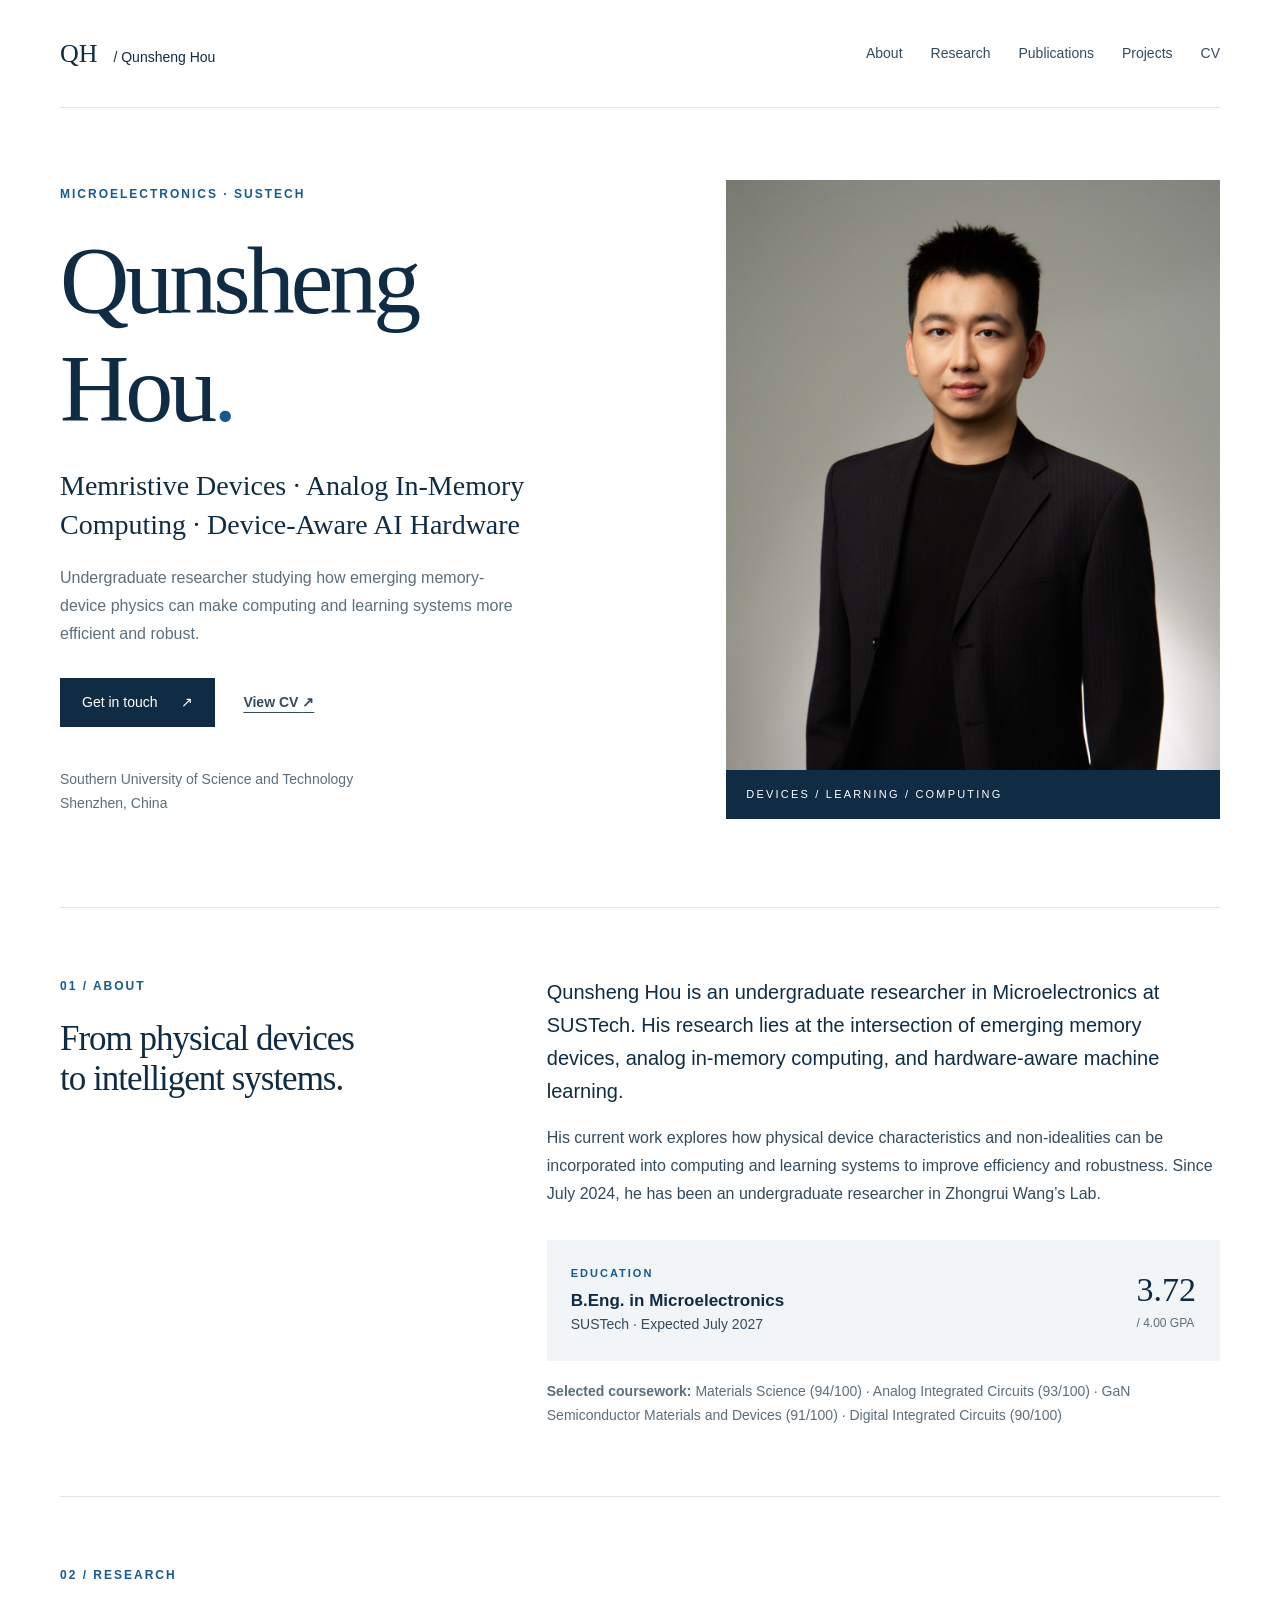
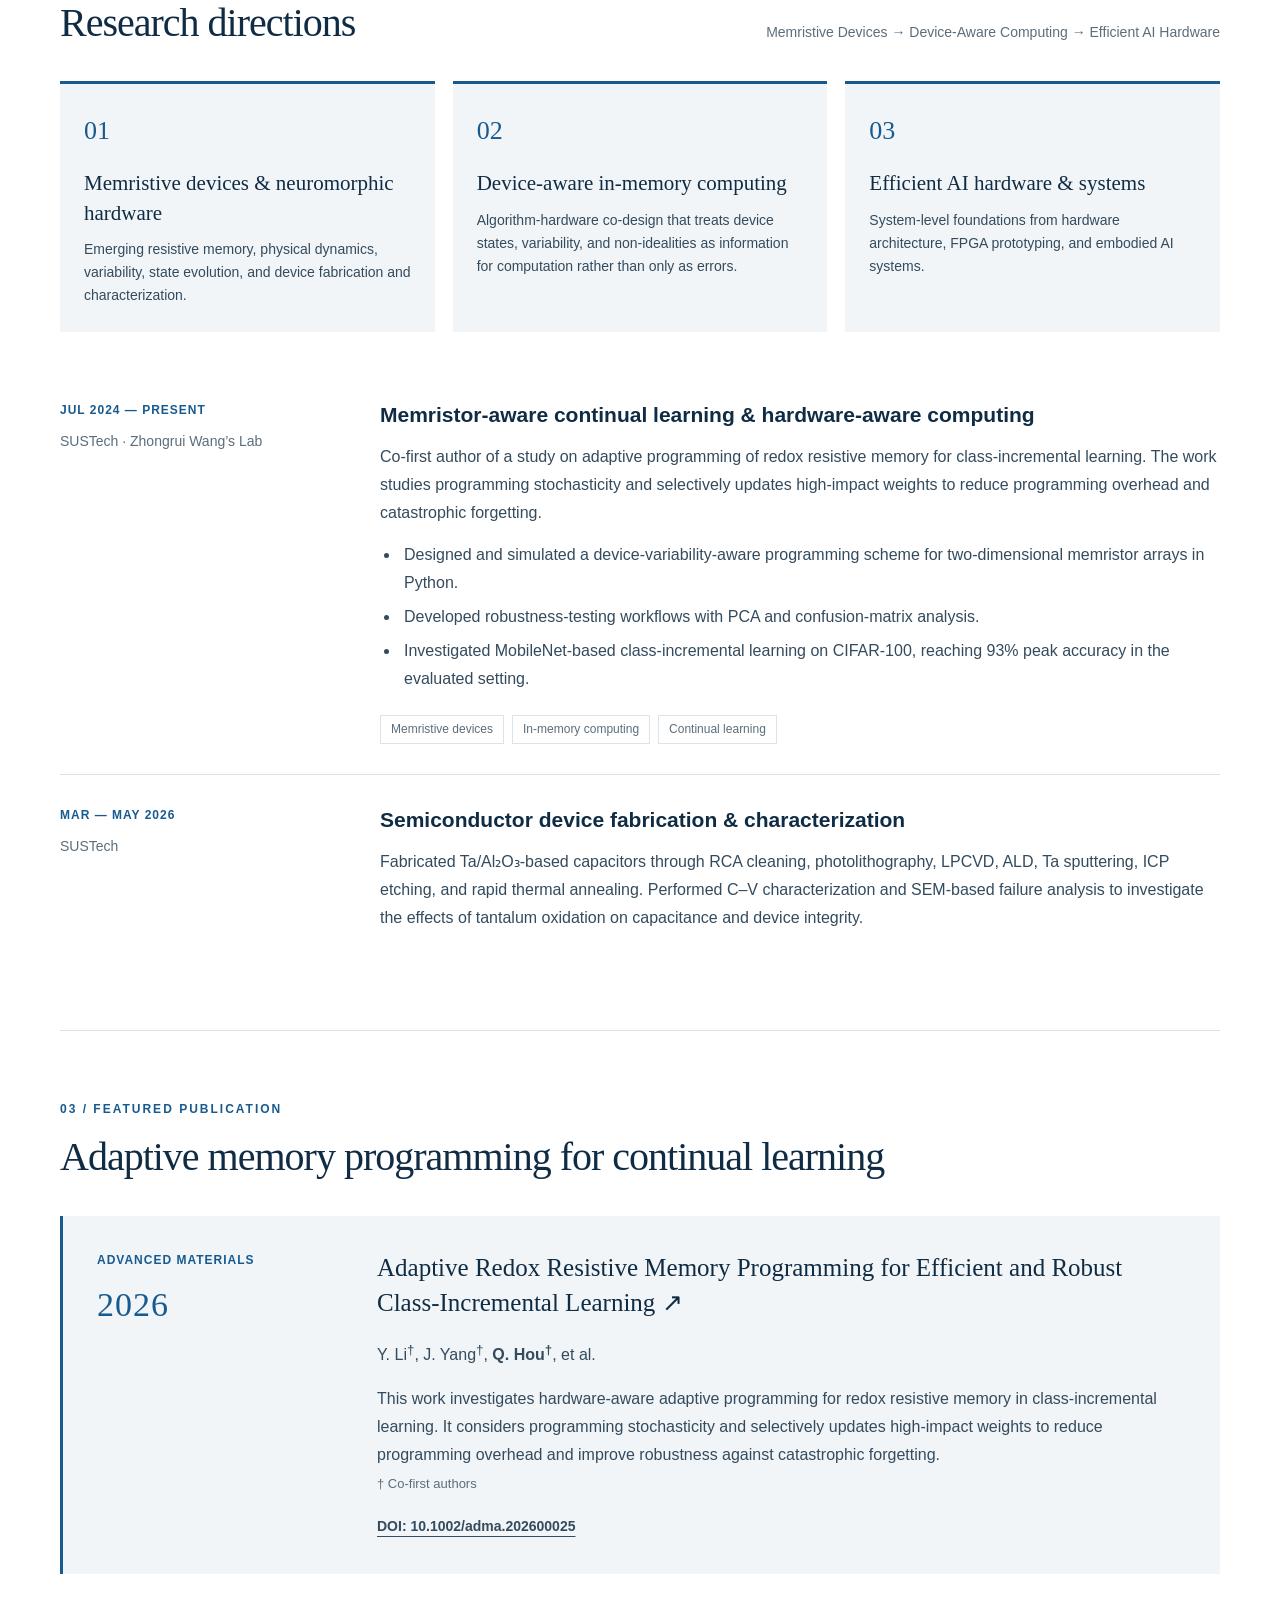
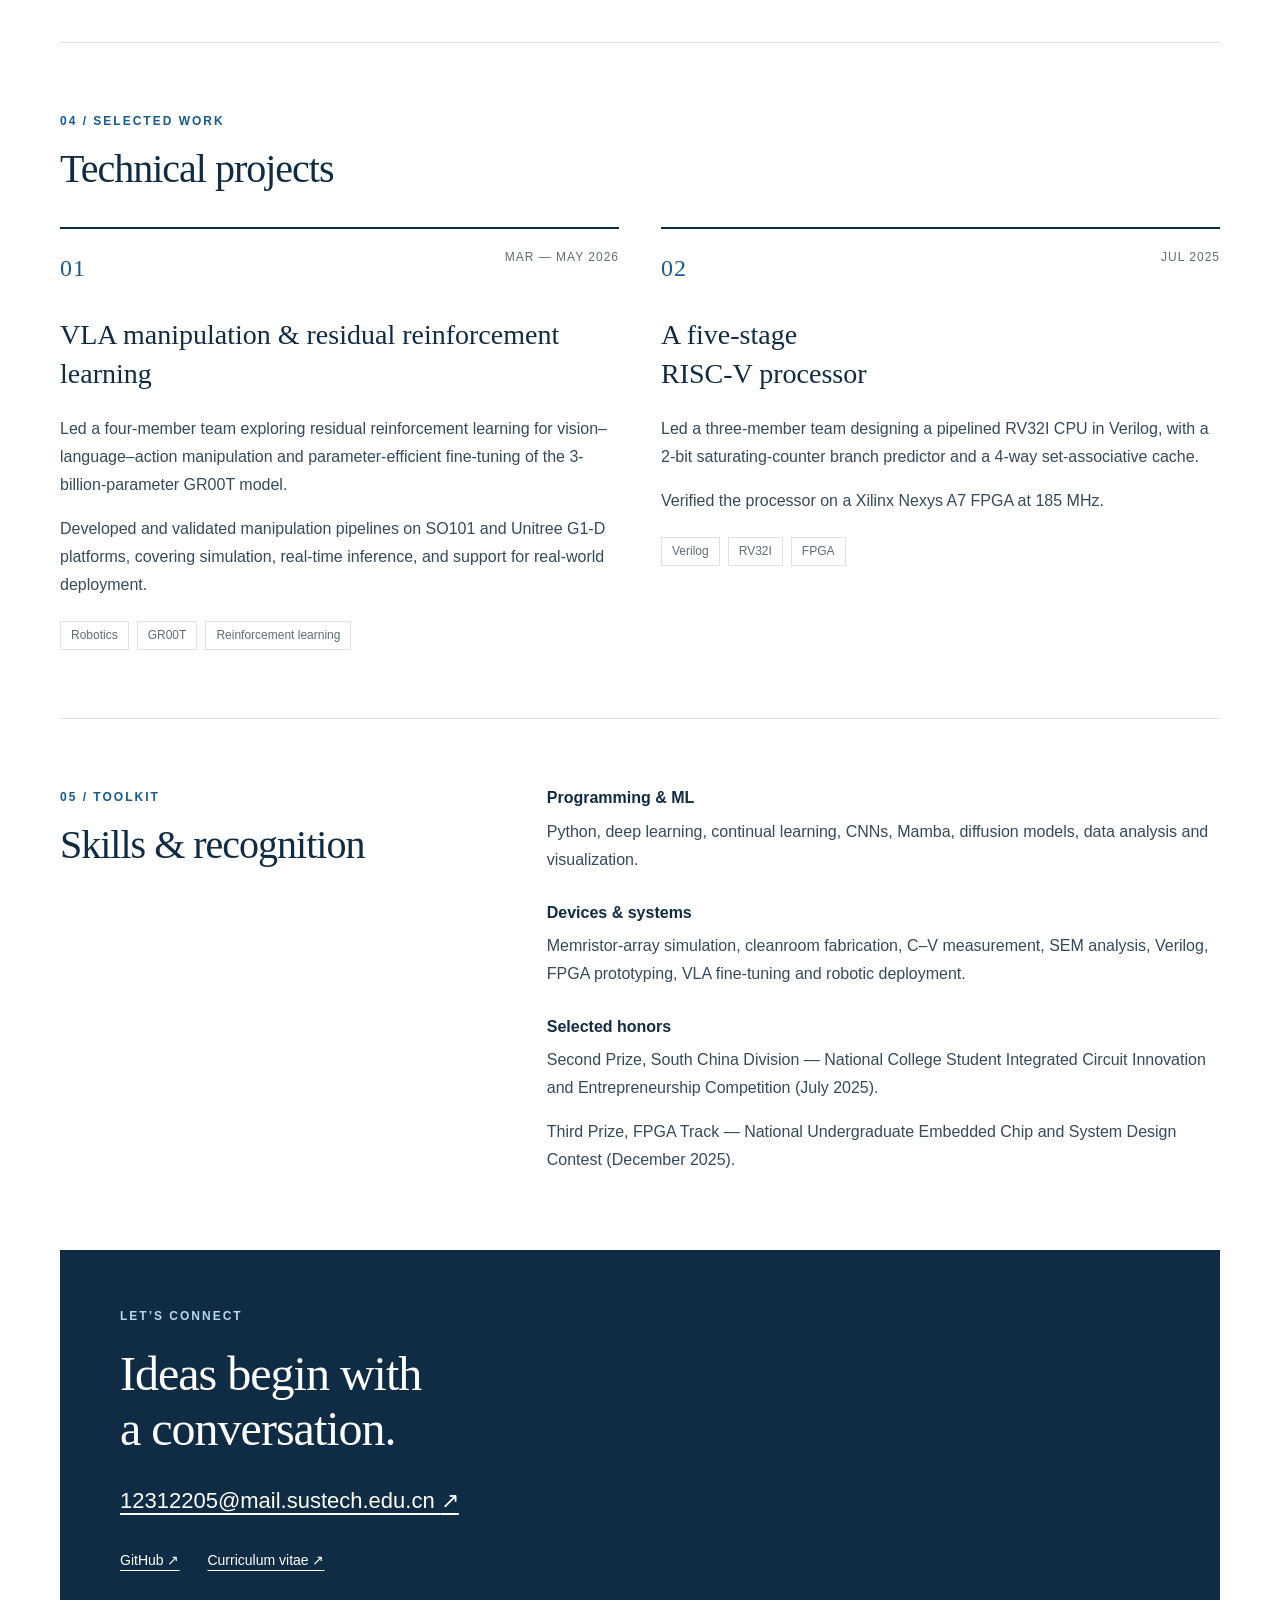
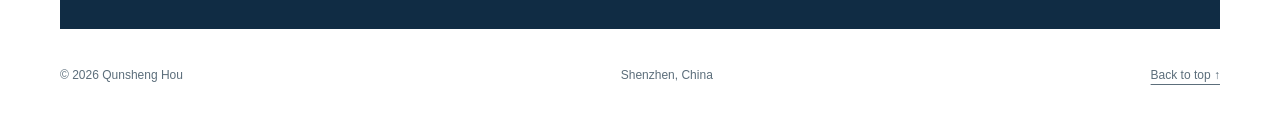
<file: index.html>
<!doctype html>
<html lang="en">
<head>
  <meta charset="utf-8">
  <meta name="viewport" content="width=device-width, initial-scale=1">
  <meta name="description" content="Qunsheng Hou — Microelectronics undergraduate at SUSTech. Research in memristive devices, neuromorphic hardware, and device-aware continual learning.">
  <meta name="theme-color" content="#102c44">
  <title>Qunsheng Hou | Memristive Devices & Neuromorphic Computing</title>
  <link rel="icon" href="data:image/svg+xml,%3Csvg xmlns='http://www.w3.org/2000/svg' viewBox='0 0 64 64'%3E%3Crect width='64' height='64' rx='12' fill='%23102c44'/%3E%3Ctext x='32' y='43' text-anchor='middle' font-family='Georgia' font-size='34' fill='white'%3EQ%3C/text%3E%3C/svg%3E">
  <link rel="stylesheet" href="styles.css">
</head>
<body>
  <a class="skip" href="#main">Skip to content</a>
  <header class="header"><a class="wordmark" href="#">QH<span> / Qunsheng Hou</span></a><nav aria-label="Main navigation"><a href="#about">About</a><a href="#research">Research</a><a href="#publications">Publications</a><a href="#projects">Projects</a><a href="cv.html">CV</a></nav></header>
  <main id="main">
    <section class="hero" aria-labelledby="name">
      <div class="intro"><p class="eyebrow">MICROELECTRONICS · SUSTECH</p><h1 id="name">Qunsheng<br>Hou<span class="name-period">.</span></h1><p class="hero-summary">Memristive Devices · Analog In-Memory Computing · Device-Aware AI Hardware</p><p class="intro-detail">Undergraduate researcher studying how emerging memory-device physics can make computing and learning systems more efficient and robust.</p><div class="actions"><a class="button" href="mailto:12312205@mail.sustech.edu.cn">Get in touch <span aria-hidden="true">↗</span></a><a class="text-link" href="cv.html">View CV <span aria-hidden="true">↗</span></a></div><div class="location">Southern University of Science and Technology<br>Shenzhen, China</div></div>
      <figure class="portrait"><img src="assets/portrait.jpg" alt="Portrait of Qunsheng Hou" width="3840" height="5760" fetchpriority="high"><figcaption>DEVICES / LEARNING / COMPUTING</figcaption></figure>
    </section>
    <section id="about" class="section about"><div class="section-label"><span>01 / ABOUT</span><h2>From physical devices<br>to intelligent systems.</h2></div><div><p class="lead">Qunsheng Hou is an undergraduate researcher in Microelectronics at SUSTech. His research lies at the intersection of emerging memory devices, analog in-memory computing, and hardware-aware machine learning.</p><p>His current work explores how physical device characteristics and non-idealities can be incorporated into computing and learning systems to improve efficiency and robustness. Since July 2024, he has been an undergraduate researcher in Zhongrui Wang’s Lab.</p><div class="education"><div><span class="small-label">EDUCATION</span><h3>B.Eng. in Microelectronics</h3><p>SUSTech · Expected July 2027</p></div><div class="gpa">3.72<span>/ 4.00 GPA</span></div></div><p class="coursework"><strong>Selected coursework:</strong> Materials Science (94/100) · Analog Integrated Circuits (93/100) · GaN Semiconductor Materials and Devices (91/100) · Digital Integrated Circuits (90/100)</p></div></section>
    <section id="research" class="section"><div class="section-heading"><div><span class="eyebrow">02 / RESEARCH</span><h2>Research directions</h2></div><p>Memristive Devices → Device-Aware Computing → Efficient AI Hardware</p></div><div class="research-themes"><article><span>01</span><h3>Memristive devices & neuromorphic hardware</h3><p>Emerging resistive memory, physical dynamics, variability, state evolution, and device fabrication and characterization.</p></article><article><span>02</span><h3>Device-aware in-memory computing</h3><p>Algorithm-hardware co-design that treats device states, variability, and non-idealities as information for computation rather than only as errors.</p></article><article><span>03</span><h3>Efficient AI hardware & systems</h3><p>System-level foundations from hardware architecture, FPGA prototyping, and embodied AI systems.</p></article></div><article class="experience"><div class="date">JUL 2024 — PRESENT<span>SUSTech · Zhongrui Wang’s Lab</span></div><div><h3>Memristor-aware continual learning & hardware-aware computing</h3><p>Co-first author of a study on adaptive programming of redox resistive memory for class-incremental learning. The work studies programming stochasticity and selectively updates high-impact weights to reduce programming overhead and catastrophic forgetting.</p><ul><li>Designed and simulated a device-variability-aware programming scheme for two-dimensional memristor arrays in Python.</li><li>Developed robustness-testing workflows with PCA and confusion-matrix analysis.</li><li>Investigated MobileNet-based class-incremental learning on CIFAR-100, reaching 93% peak accuracy in the evaluated setting.</li></ul><div class="tags"><span>Memristive devices</span><span>In-memory computing</span><span>Continual learning</span></div></div></article><article class="experience"><div class="date">MAR — MAY 2026<span>SUSTech</span></div><div><h3>Semiconductor device fabrication & characterization</h3><p>Fabricated Ta/Al₂O₃-based capacitors through RCA cleaning, photolithography, LPCVD, ALD, Ta sputtering, ICP etching, and rapid thermal annealing. Performed C–V characterization and SEM-based failure analysis to investigate the effects of tantalum oxidation on capacitance and device integrity.</p></div></article></section>
    <section id="publications" class="section publications"><div class="section-heading"><div><span class="eyebrow">03 / FEATURED PUBLICATION</span><h2>Adaptive memory programming for continual learning</h2></div></div><article class="publication"><div class="journal">ADVANCED MATERIALS<span>2026</span></div><div><h3><a href="https://doi.org/10.1002/adma.202600025" target="_blank" rel="noopener">Adaptive Redox Resistive Memory Programming for Efficient and Robust Class-Incremental Learning <span aria-hidden="true">↗</span></a></h3><p>Y. Li<sup>†</sup>, J. Yang<sup>†</sup>, <strong>Q. Hou<sup>†</sup></strong>, et al.</p><p>This work investigates hardware-aware adaptive programming for redox resistive memory in class-incremental learning. It considers programming stochasticity and selectively updates high-impact weights to reduce programming overhead and improve robustness against catastrophic forgetting.</p><p class="publication-note">† Co-first authors</p><a class="text-link" href="https://doi.org/10.1002/adma.202600025" target="_blank" rel="noopener">DOI: 10.1002/adma.202600025</a></div></article></section>
    <section id="projects" class="section"><div class="section-heading"><div><span class="eyebrow">04 / SELECTED WORK</span><h2>Technical projects</h2></div></div><div class="projects"><article class="project"><div class="project-top"><span>01</span><span>MAR — MAY 2026</span></div><h3>VLA manipulation & residual reinforcement learning</h3><p>Led a four-member team exploring residual reinforcement learning for vision–language–action manipulation and parameter-efficient fine-tuning of the 3-billion-parameter GR00T model.</p><p>Developed and validated manipulation pipelines on SO101 and Unitree G1-D platforms, covering simulation, real-time inference, and support for real-world deployment.</p><div class="tags"><span>Robotics</span><span>GR00T</span><span>Reinforcement learning</span></div></article><article class="project"><div class="project-top"><span>02</span><span>JUL 2025</span></div><h3>A five-stage<br>RISC-V processor</h3><p>Led a three-member team designing a pipelined RV32I CPU in Verilog, with a 2-bit saturating-counter branch predictor and a 4-way set-associative cache.</p><p>Verified the processor on a Xilinx Nexys A7 FPGA at 185 MHz.</p><div class="tags"><span>Verilog</span><span>RV32I</span><span>FPGA</span></div></article></div></section>
    <section class="section skills"><div><span class="eyebrow">05 / TOOLKIT</span><h2>Skills & recognition</h2></div><div><div class="skill-row"><h3>Programming & ML</h3><p>Python, deep learning, continual learning, CNNs, Mamba, diffusion models, data analysis and visualization.</p></div><div class="skill-row"><h3>Devices & systems</h3><p>Memristor-array simulation, cleanroom fabrication, C–V measurement, SEM analysis, Verilog, FPGA prototyping, VLA fine-tuning and robotic deployment.</p></div><div class="skill-row"><h3>Selected honors</h3><p>Second Prize, South China Division — National College Student Integrated Circuit Innovation and Entrepreneurship Competition (July 2025).</p><p>Third Prize, FPGA Track — National Undergraduate Embedded Chip and System Design Contest (December 2025).</p></div></div></section>
    <section id="contact" class="contact"><span class="eyebrow">LET’S CONNECT</span><h2>Ideas begin with<br>a conversation.</h2><a class="email" href="mailto:12312205@mail.sustech.edu.cn">12312205@mail.sustech.edu.cn <span aria-hidden="true">↗</span></a><div class="contact-links"><a href="https://github.com/HarissH723" target="_blank" rel="noopener">GitHub ↗</a><a href="cv.html">Curriculum vitae ↗</a></div></section>
  </main>
  <footer><span>© 2026 Qunsheng Hou</span><span>Shenzhen, China</span><a href="#">Back to top ↑</a></footer>
</body>
</html>
</file>
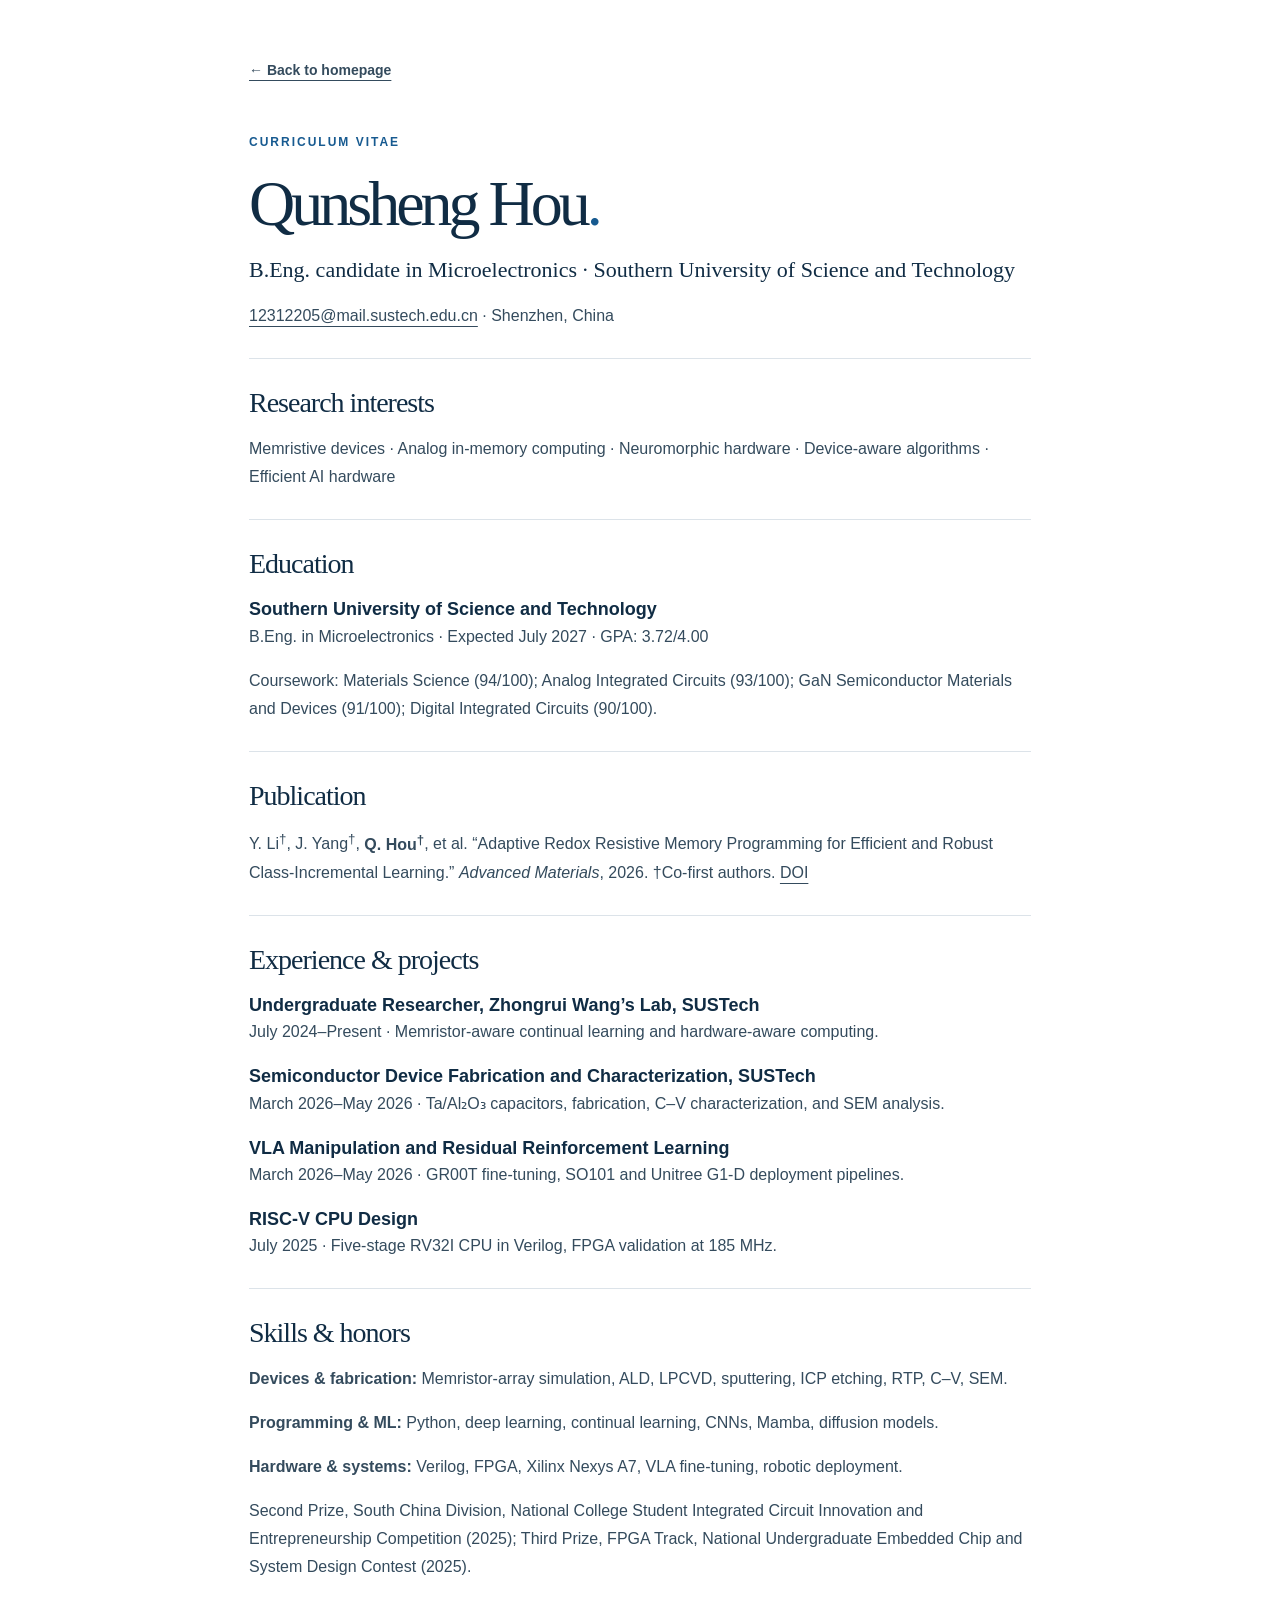
<file: cv.html>
<!doctype html>
<html lang="en"><head><meta charset="utf-8"><meta name="viewport" content="width=device-width,initial-scale=1"><meta name="description" content="Academic CV of Qunsheng Hou, undergraduate researcher in Microelectronics at SUSTech."><title>CV | Qunsheng Hou</title><link rel="stylesheet" href="styles.css"></head><body><main class="cv-page"><a class="text-link" href="index.html">← Back to homepage</a><p class="eyebrow">CURRICULUM VITAE</p><h1>Qunsheng Hou<span class="name-period">.</span></h1><p class="cv-lead">B.Eng. candidate in Microelectronics · Southern University of Science and Technology</p><p><a href="mailto:12312205@mail.sustech.edu.cn">12312205@mail.sustech.edu.cn</a> · Shenzhen, China</p><section><h2>Research interests</h2><p>Memristive devices · Analog in-memory computing · Neuromorphic hardware · Device-aware algorithms · Efficient AI hardware</p></section><section><h2>Education</h2><h3>Southern University of Science and Technology</h3><p>B.Eng. in Microelectronics · Expected July 2027 · GPA: 3.72/4.00</p><p>Coursework: Materials Science (94/100); Analog Integrated Circuits (93/100); GaN Semiconductor Materials and Devices (91/100); Digital Integrated Circuits (90/100).</p></section><section><h2>Publication</h2><p>Y. Li<sup>†</sup>, J. Yang<sup>†</sup>, <strong>Q. Hou<sup>†</sup></strong>, et al. “Adaptive Redox Resistive Memory Programming for Efficient and Robust Class-Incremental Learning.” <em>Advanced Materials</em>, 2026. †Co-first authors. <a href="https://doi.org/10.1002/adma.202600025">DOI</a></p></section><section><h2>Experience & projects</h2><h3>Undergraduate Researcher, Zhongrui Wang’s Lab, SUSTech</h3><p>July 2024–Present · Memristor-aware continual learning and hardware-aware computing.</p><h3>Semiconductor Device Fabrication and Characterization, SUSTech</h3><p>March 2026–May 2026 · Ta/Al₂O₃ capacitors, fabrication, C–V characterization, and SEM analysis.</p><h3>VLA Manipulation and Residual Reinforcement Learning</h3><p>March 2026–May 2026 · GR00T fine-tuning, SO101 and Unitree G1-D deployment pipelines.</p><h3>RISC-V CPU Design</h3><p>July 2025 · Five-stage RV32I CPU in Verilog, FPGA validation at 185 MHz.</p></section><section><h2>Skills & honors</h2><p><strong>Devices & fabrication:</strong> Memristor-array simulation, ALD, LPCVD, sputtering, ICP etching, RTP, C–V, SEM.</p><p><strong>Programming & ML:</strong> Python, deep learning, continual learning, CNNs, Mamba, diffusion models.</p><p><strong>Hardware & systems:</strong> Verilog, FPGA, Xilinx Nexys A7, VLA fine-tuning, robotic deployment.</p><p>Second Prize, South China Division, National College Student Integrated Circuit Innovation and Entrepreneurship Competition (2025); Third Prize, FPGA Track, National Undergraduate Embedded Chip and System Design Contest (2025).</p></section></main></body></html>
</file>
<file: styles.css>
:root{--ink:#102c44;--text:#344b5d;--muted:#5c6e7b;--line:#dce3e9;--blue:#175a90;--pale:#f1f5f8}*{box-sizing:border-box}html{scroll-behavior:smooth;scroll-padding-top:32px}body{margin:0;color:var(--text);font-family:Arial,Helvetica,sans-serif;font-size:16px;line-height:1.75;background:#fff}a{color:inherit;text-underline-offset:5px}a:focus-visible{outline:3px solid #b26d1b;outline-offset:6px}a:hover{color:var(--blue)}h1,h2,h3,p,figure{margin:0}h1,h2,h3{color:var(--ink)}h1,h2{font-family:Georgia,'Times New Roman',serif;font-weight:400;line-height:1.13}h2{font-size:40px;letter-spacing:-1px}h3{font-size:21px;line-height:1.4}p+p{margin-top:16px}.header,main,footer{max-width:1160px;margin:auto}.header{min-height:108px;display:flex;align-items:center;justify-content:space-between;gap:24px;border-bottom:1px solid var(--line)}.wordmark{text-decoration:none;font-family:Georgia,serif;font-size:26px;color:var(--ink)}.wordmark span{font-family:Arial,sans-serif;font-size:14px;margin-left:12px}nav{display:flex;flex-wrap:wrap;gap:28px;font-size:14px}nav a{text-decoration:none}.hero{display:grid;grid-template-columns:1.2fr 1fr;gap:74px;padding:72px 0 88px;align-items:center}.eyebrow,.section-label>span,.small-label{display:block;font-size:12px;font-weight:700;letter-spacing:2px;color:var(--blue)}h1{font-size:96px;letter-spacing:-4px;margin:22px 0}.name-period{color:var(--blue)}.hero-summary{font-family:Georgia,serif;font-size:28px;line-height:1.4;color:var(--ink)}.intro-detail{max-width:455px;margin-top:20px;color:var(--muted)}.actions{display:flex;align-items:center;flex-wrap:wrap;gap:28px;margin-top:30px}.button{background:var(--ink);color:white;padding:12px 22px;text-decoration:none;font-size:14px}.button:hover{background:var(--blue);color:white}.button span{margin-left:20px}.text-link{font-size:14px;font-weight:600}.location{margin-top:40px;font-size:14px;color:var(--muted)}.portrait{position:relative;background:#e0e3e4}.portrait img{display:block;width:100%;height:590px;object-fit:cover;object-position:center 24%}.portrait figcaption{padding:15px 20px;background:var(--ink);color:#fff;font-size:11px;letter-spacing:2.2px}.section{padding:68px 0;border-top:1px solid var(--line)}.about{display:grid;grid-template-columns:1fr 1.6fr;gap:66px}.section-label h2{margin-top:22px;font-size:35px}.lead{font-size:20px;color:var(--ink);line-height:1.65}.education{margin-top:32px;background:var(--pale);padding:24px;display:flex;justify-content:space-between;align-items:center;gap:24px}.education h3{font-size:17px;margin-top:5px}.education p{font-size:14px}.small-label{font-size:11px}.gpa{font-family:Georgia,serif;font-size:34px;line-height:1.2;color:var(--ink);white-space:nowrap}.gpa span{display:block;font-family:Arial,sans-serif;font-size:12px;color:var(--muted);margin-top:5px}.section-heading{display:flex;align-items:flex-end;justify-content:space-between;gap:24px;margin-bottom:36px}.section-heading h2,.skills h2{margin-top:14px}.section-heading>p{font-size:14px;color:var(--muted)}.experience{display:grid;grid-template-columns:280px 1fr;gap:40px;padding:30px 0}.experience+.experience{border-top:1px solid var(--line)}.date{font-size:12px;letter-spacing:1px;color:var(--blue);font-weight:700}.date span{display:block;font-size:14px;letter-spacing:0;font-weight:400;margin-top:8px;color:var(--muted)}.experience h3{margin-bottom:14px}ul{padding-left:20px;margin:14px 0}li{padding-left:4px;margin:6px 0}.tags{display:flex;flex-wrap:wrap;gap:8px;margin-top:22px}.tags span{font-size:12px;padding:3px 10px;border:1px solid var(--line);color:var(--muted)}.publication{display:grid;grid-template-columns:240px 1fr;gap:40px;background:var(--pale);padding:34px;border-left:3px solid var(--blue)}.journal{color:var(--blue);font-size:12px;font-weight:700;letter-spacing:1px}.journal span{display:block;font-family:Georgia,serif;font-size:34px;font-weight:400;line-height:1.5;margin-top:8px}.publication h3{font-family:Georgia,serif;font-size:25px;font-weight:400;margin-bottom:18px}.publication h3 a{text-decoration:none}.publication-note{font-size:13px;color:var(--muted);margin-top:4px}.publication .text-link{display:inline-block;margin-top:18px;overflow-wrap:anywhere}.projects{display:grid;grid-template-columns:1fr 1fr;gap:42px}.project{border-top:2px solid var(--ink);padding-top:18px}.project-top{display:flex;justify-content:space-between;font-size:12px;letter-spacing:1px;color:var(--muted);margin-bottom:26px}.project-top>span:first-child{font-family:Georgia,serif;font-size:24px;color:var(--blue)}.project h3{font-family:Georgia,serif;font-size:28px;font-weight:400;margin-bottom:22px}.skills{display:grid;grid-template-columns:1fr 1.6fr;gap:66px}.skill-row+.skill-row{margin-top:28px}.skill-row h3{font-size:16px;margin-bottom:8px}.contact{background:var(--ink);color:white;padding:56px 60px;margin:8px 0 36px}.contact .eyebrow{color:#b9d6ed}.contact h2{color:white;font-size:48px;margin:20px 0 26px}.email{font-size:22px;overflow-wrap:anywhere}.contact a:hover{color:#b9d6ed}.contact-links{display:flex;gap:28px;font-size:14px;margin-top:28px}footer{display:flex;justify-content:space-between;gap:16px;padding:0 0 32px;font-size:12px;color:var(--muted)}.skip{position:absolute;left:16px;top:-80px;background:white;padding:8px;z-index:10}.skip:focus{top:12px}@media(max-width:1240px){.header,main,footer{margin-left:40px;margin-right:40px}.hero{gap:45px}.portrait img{height:560px}}@media(max-width:900px){.header{align-items:flex-start;flex-direction:column;padding:22px 0;gap:16px}nav{gap:24px}.hero{gap:30px}h1{font-size:76px}.hero-summary{font-size:24px}.portrait img{height:540px}.about,.skills{grid-template-columns:1fr;gap:30px}.section-label h2 br{display:none}.experience{grid-template-columns:210px 1fr;gap:24px}.publication{grid-template-columns:160px 1fr;gap:24px}.section-heading{align-items:flex-start;flex-direction:column;gap:12px}}@media(max-width:760px){.header,main,footer{margin-left:22px;margin-right:22px}.wordmark span{margin-left:8px}nav{gap:16px;font-size:13px}.hero{grid-template-columns:1fr;padding:40px 0 48px;gap:36px}h1{font-size:clamp(58px,14vw,76px);margin:16px 0}.hero-summary{font-size:25px}.portrait img{height:420px;object-position:center 22%}.location{margin-top:26px}.section{padding:42px 0}h2{font-size:33px}.section-label h2{font-size:32px}.lead{font-size:18px}.education{padding:20px;flex-wrap:wrap;gap:18px}.experience{grid-template-columns:1fr;gap:18px;padding:24px 0}.publication{grid-template-columns:1fr;padding:24px;gap:18px}.journal span{display:inline;font-size:16px;margin-left:14px}.projects{grid-template-columns:1fr;gap:36px}.contact{padding:32px 24px}.contact h2{font-size:37px}.email{font-size:17px}footer{flex-wrap:wrap}footer span:nth-child(2){display:none}.actions{gap:22px}}@media(prefers-reduced-motion:reduce){html{scroll-behavior:auto}}
:root{}
.coursework{font-size:14px;color:var(--muted);margin-top:18px}.research-themes{display:grid;grid-template-columns:repeat(3,1fr);gap:18px;margin:0 0 38px}.research-themes article{padding:24px;background:var(--pale);border-top:3px solid var(--blue)}.research-themes article>span{font-family:Georgia,serif;color:var(--blue);font-size:26px}.research-themes h3{font-family:Georgia,serif;font-weight:400;margin:16px 0 10px}.research-themes p{font-size:14px;line-height:1.65}.cv-page{max-width:830px;margin:0 auto;padding:56px 24px 80px}.cv-page>.eyebrow{margin-top:48px}.cv-page h1{font-size:64px;margin:15px 0}.cv-lead{font-family:Georgia,serif;font-size:22px;color:var(--ink);line-height:1.4}.cv-page section{padding-top:28px;margin-top:28px;border-top:1px solid var(--line)}.cv-page section h2{font-size:28px;margin-bottom:16px}.cv-page section h3{font-size:18px;margin-top:18px}@media(max-width:760px){.research-themes{grid-template-columns:1fr}.cv-page h1{font-size:52px}.cv-lead{font-size:19px}}
</file>
